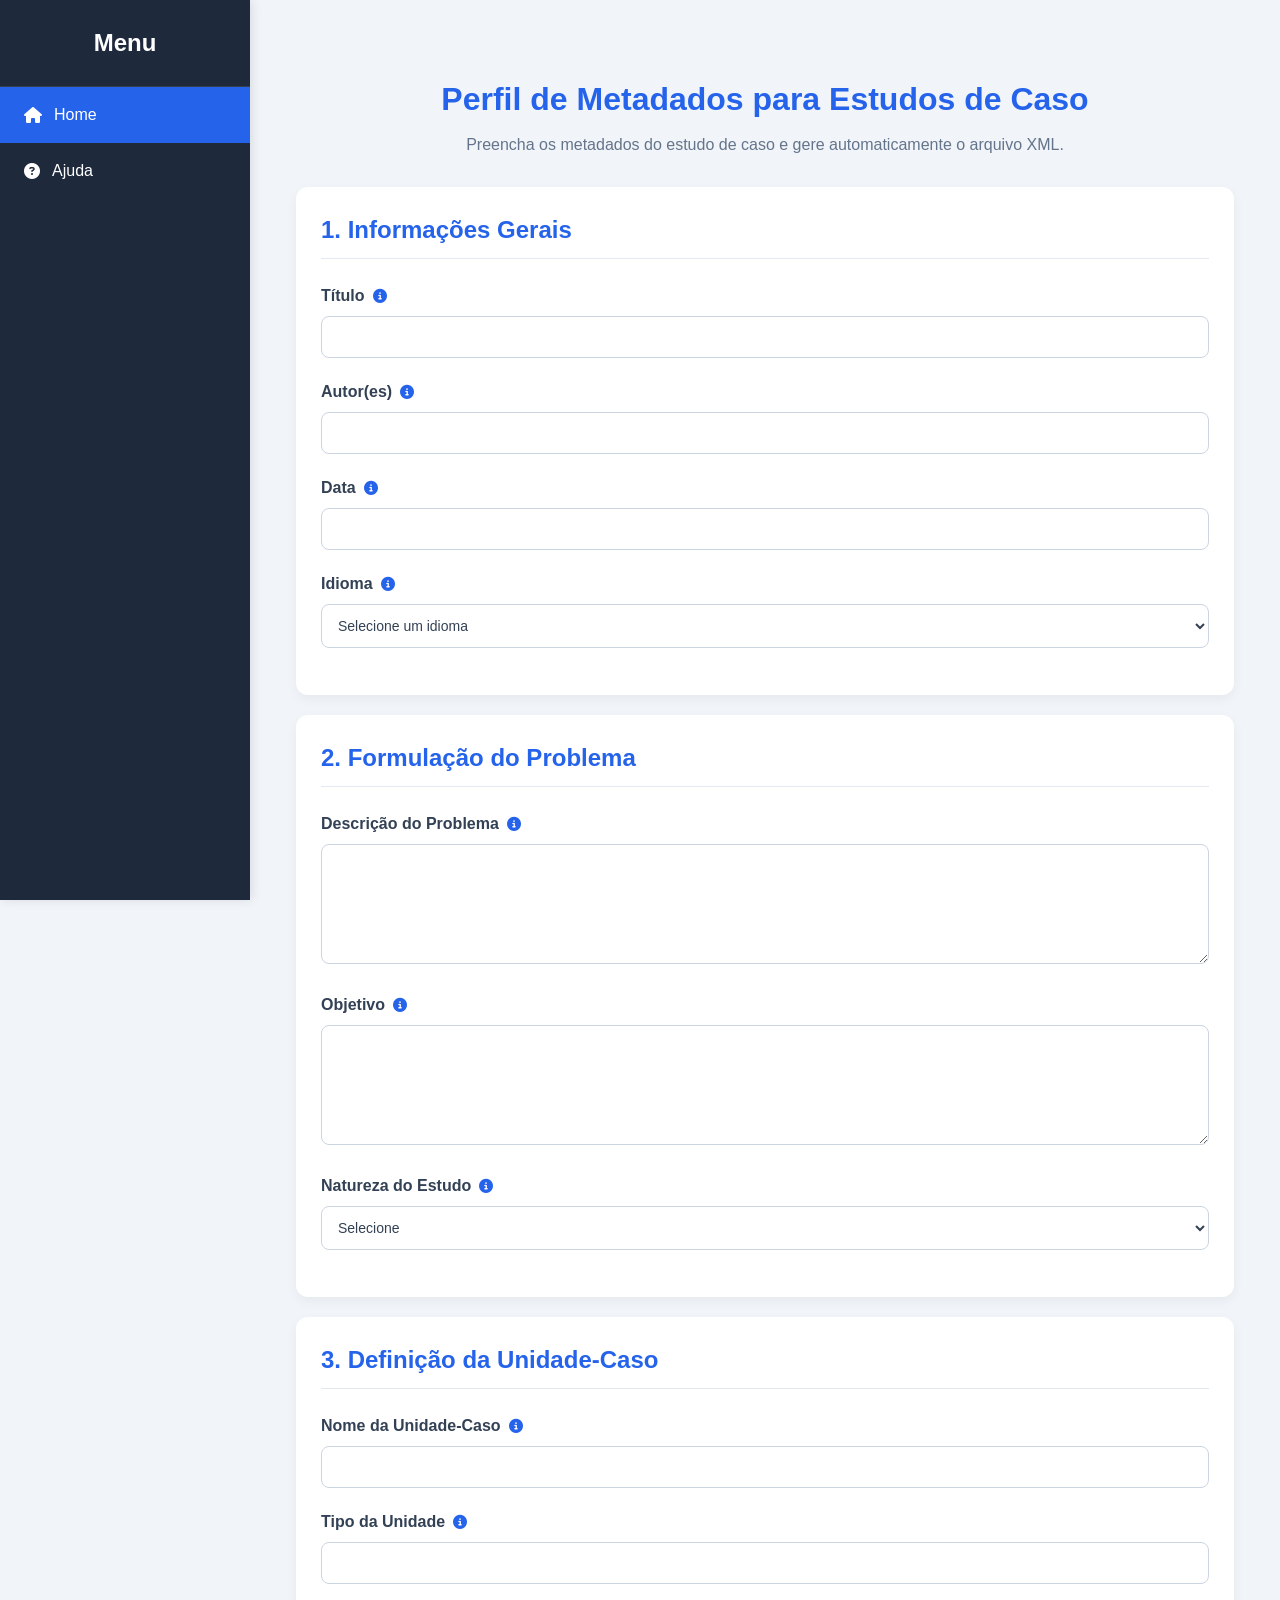
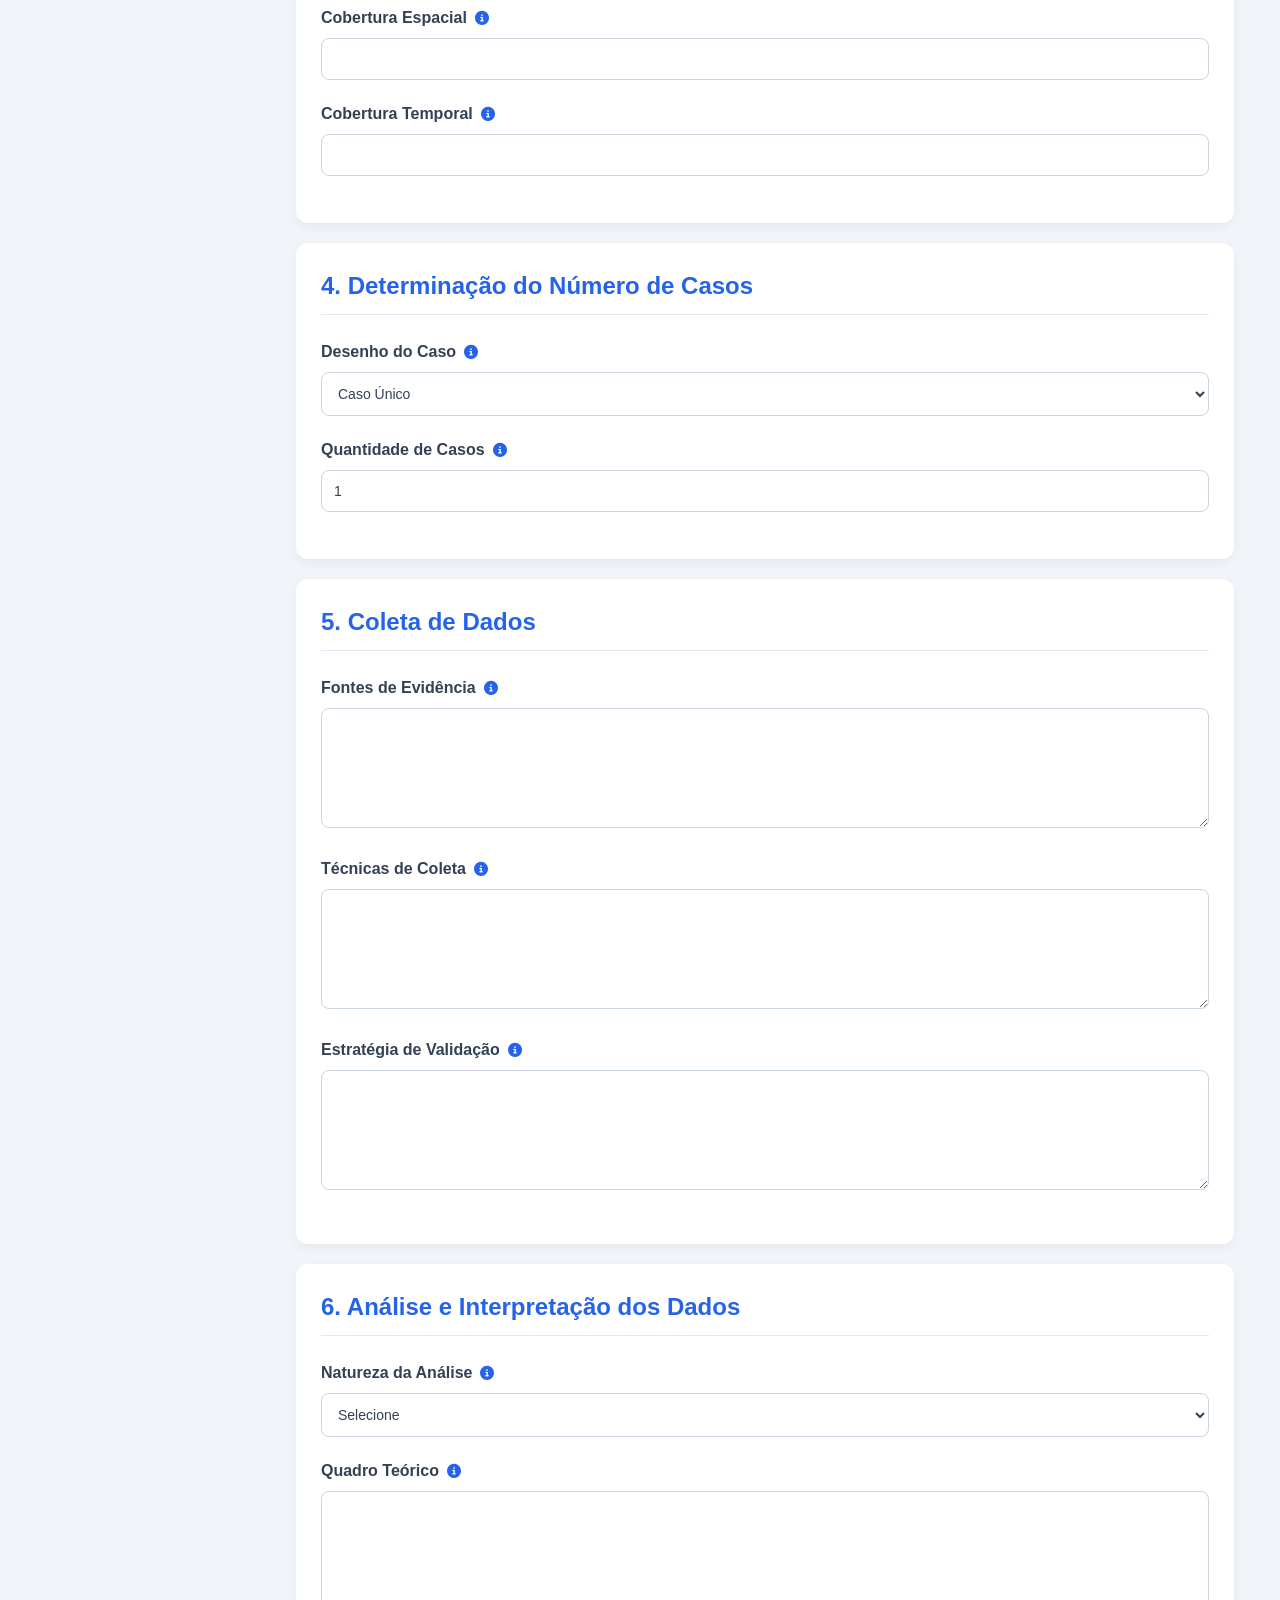
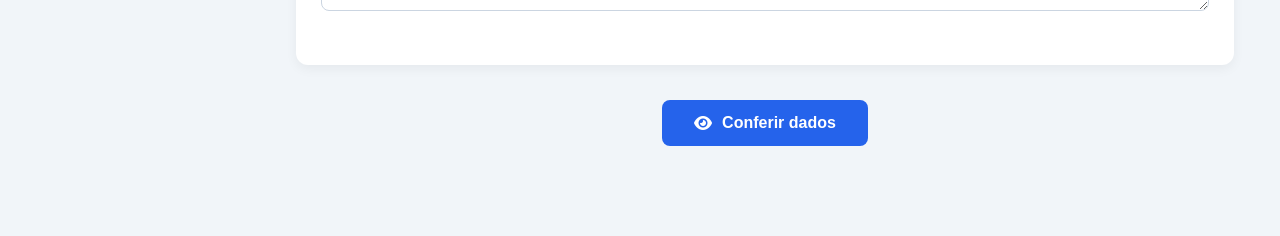
<file: index.html>
<!DOCTYPE html>
<html lang="pt-BR">

<head>
    <meta charset="UTF-8">
    <meta name="viewport" content="width=device-width, initial-scale=1.0">
    <title>Perfil de Metadados para Estudos de Caso</title>

    <link rel="stylesheet" href="css/styles.css">

    <link rel="stylesheet"
        href="https://cdnjs.cloudflare.com/ajax/libs/font-awesome/6.5.1/css/all.min.css">

    <script src="js/script.js"></script>
</head>

<body>

    <aside class="sidebar">
        <h2>Menu</h2>
        <a href="#" class="active"><i class="fa-solid fa-house"></i>Home</a>
        <a href="ajuda.html"><i class="fa-solid fa-circle-question"></i>Ajuda</a>
    </aside>

    <div class="main-content">

        <div class="container">
            <header>
                <h1>Perfil de Metadados para Estudos de Caso</h1>
                <p>
                    Preencha os metadados do estudo de caso e gere automaticamente o arquivo XML.
                </p>
            </header>

        <!-- ===================================================== -->
        <!-- 1. INFORMAÇÕES GERAIS -->
        <!-- ===================================================== -->

        <section class="card">

            <h2>1. Informações Gerais</h2>

            <div class="field">

                <label>
                    Título

                    <span class="tooltip">
                        <i class="fa-solid fa-circle-info"></i>

                        <span class="tooltip-text">
                            Informe o título completo do estudo de caso.
                        </span>
                    </span>

                </label>

                <input type="text" id="title">

            </div>

            <div class="field">

                <label>
                    Autor(es)

                    <span class="tooltip">
                        <i class="fa-solid fa-circle-info"></i>

                        <span class="tooltip-text">
                            Nome dos autores ou pesquisadores responsáveis pelo estudo.
                        </span>
                    </span>

                </label>

                <input type="text" id="creator">

            </div>

            <div class="field">

                <label>
                    Data

                    <span class="tooltip">
                        <i class="fa-solid fa-circle-info"></i>

                        <span class="tooltip-text">
                            Data de publicação ou realização do estudo.
                        </span>
                    </span>

                </label>

                <input type="text" id="date">

            </div>

            <div class="field">

                <label>
                    Idioma

                    <span class="tooltip">
                        <i class="fa-solid fa-circle-info"></i>

                        <span class="tooltip-text">
                            Idioma principal do estudo.
                        </span>
                    </span>
                
                </label>

                <select id="language" required>
                    <option value="">Selecione um idioma</option>
                    <option>Português</option>
                    <option>Inglês</option>
                    <option>Espanhol</option>
                    <option>Francês</option>
                    <option>Alemão</option>
                    <option>Italiano</option>
                    <option>Japonês</option>
                    <option>Chinês</option>
                    <option>Coreano</option>
                    <option>Russo</option>
                    <option>Árabe</option>
                </select>
            </div>

        </section>

        <!-- ===================================================== -->
        <!-- 2. FORMULAÇÃO DO PROBLEMA -->
        <!-- ===================================================== -->

        <section class="card">

            <h2>2. Formulação do Problema</h2>

            <div class="field">

                <label>
                    Descrição do Problema

                    <span class="tooltip">
                        <i class="fa-solid fa-circle-info"></i>

                        <span class="tooltip-text">
                            Descreva o problema investigado pelo estudo.
                        </span>
                    </span>

                </label>

                <textarea id="problem"></textarea>

            </div>

            <div class="field">

                <label>
                    Objetivo

                    <span class="tooltip">
                        <i class="fa-solid fa-circle-info"></i>

                        <span class="tooltip-text">
                            Informe o objetivo principal da pesquisa.
                        </span>
                    </span>

                </label>

                <textarea id="objective"></textarea>

            </div>

            <div class="field">

                <label>
                    Natureza do Estudo

                    <span class="tooltip">
                        <i class="fa-solid fa-circle-info"></i>

                        <span class="tooltip-text">
                            Classifique a natureza do estudo de acordo com sua finalidade: **exploratório**, quando busca obter maior compreensão sobre um tema ou fenômeno ainda pouco conhecido; **descritivo**, quando pretende caracterizar um fenômeno, situação, população ou processo; ou **explicativo**, quando busca identificar fatores, relações ou possíveis causas que ajudam a explicar o fenômeno investigado.
                        </span>
                    </span>

                </label>

                <select id="studyNature">
                    <option value="">Selecione</option>
                    <option>Exploratório</option>
                    <option>Descritivo</option>
                    <option>Explicativo</option>
                </select>

            </div>

        </section>

        <!-- ===================================================== -->
        <!-- 3. UNIDADE-CASO -->
        <!-- ===================================================== -->

        <section class="card">

            <h2>3. Definição da Unidade-Caso</h2>

            <div class="field">

                <label>
                    Nome da Unidade-Caso

                    <span class="tooltip">
                        <i class="fa-solid fa-circle-info"></i>

                        <span class="tooltip-text">
                            Organização, equipe, projeto ou fenômeno analisado.
                        </span>
                    </span>

                </label>

                <input type="text" id="unitName">

            </div>

            <div class="field">

                <label>
                    Tipo da Unidade

                    <span class="tooltip">
                        <i class="fa-solid fa-circle-info"></i>

                        <span class="tooltip-text">
                            Empresa, projeto, equipe, sistema ou organização.
                        </span>
                    </span>

                </label>

                <input type="text" id="unitType">

            </div>

            <div class="field">

                <label>
                    Cobertura Espacial

                    <span class="tooltip">
                        <i class="fa-solid fa-circle-info"></i>

                        <span class="tooltip-text">
                            Local onde o estudo foi realizado.
                        </span>
                    </span>

                </label>

                <input type="text" id="spatial">

            </div>

            <div class="field">

                <label>
                    Cobertura Temporal

                    <span class="tooltip">
                        <i class="fa-solid fa-circle-info"></i>

                        <span class="tooltip-text">
                            Período de realização do estudo.
                        </span>
                    </span>

                </label>

                <input type="text" id="temporal">

            </div>

        </section>

        <!-- ===================================================== -->
<!-- 4. NÚMERO DE CASOS -->
<!-- ===================================================== -->

<section class="card">

    <h2>4. Determinação do Número de Casos</h2>

    <div class="field">

        <label>
            Desenho do Caso

            <span class="tooltip">
                <i class="fa-solid fa-circle-info"></i>

                <span class="tooltip-text">
                    Informe se o estudo foi conduzido como caso único ou múltiplos casos.
                </span>
            </span>

        </label>

        <select id="caseDesign">
            <option>Caso Único</option>
            <option>Múltiplos Casos</option>
        </select>

    </div>

    <div class="field">

        <label>
            Quantidade de Casos

            <span class="tooltip">
                <i class="fa-solid fa-circle-info"></i>

                <span class="tooltip-text">
                    Número total de casos analisados na pesquisa.
                </span>
            </span>

        </label>

        <input type="number" id="caseCount">

    </div>

</section>

<!-- ===================================================== -->
<!-- 5. COLETA DE DADOS -->
<!-- ===================================================== -->

<section class="card">

    <h2>5. Coleta de Dados</h2>

    <div class="field">

        <label>
            Fontes de Evidência

            <span class="tooltip">
                <i class="fa-solid fa-circle-info"></i>

                <span class="tooltip-text">
                    Indique as fontes de evidência utilizadas na pesquisa, como entrevistas, documentos, observações, registros ou artefatos.
                </span>
            </span>

        </label>

        <textarea id="evidenceSources"></textarea>

    </div>

    <div class="field">

        <label>
            Técnicas de Coleta

            <span class="tooltip">
                <i class="fa-solid fa-circle-info"></i>

                <span class="tooltip-text">
                    Descreva como os dados foram coletados a partir das fontes de evidência identificadas.
                </span>
            </span>

        </label>

        <textarea id="techniques"></textarea>

    </div>

    <div class="field">

        <label>
            Estratégia de Validação

            <span class="tooltip">
                <i class="fa-solid fa-circle-info"></i>

                <span class="tooltip-text">
                    Informe os mecanismos utilizados para garantir a qualidade, validade e confiabilidade dos dados e resultados do estudo.
                </span>
            </span>

        </label>

        <textarea id="validityStrategy"></textarea>

    </div>

</section>

<!-- ===================================================== -->
<!-- 6. ANÁLISE -->
<!-- ===================================================== -->

<section class="card">

    <h2>6. Análise e Interpretação dos Dados</h2>

    <div class="field">

        <label>
            Natureza da Análise

            <span class="tooltip">
                <i class="fa-solid fa-circle-info"></i>

                <span class="tooltip-text">
                    Informe se a análise realizada foi qualitativa, quantitativa ou mista.
                </span>
            </span>

        </label>

        <select id="analysisNature">
            <option value="">Selecione</option>
            <option>Quantitativa</option>
            <option>Qualitativa</option>
            <option>Predominantemente Qualitativa</option>
            <option>Predominantemente Quantitativa</option>
        </select>
    </div>

    <div class="field">

        <label>
            Quadro Teórico

            <span class="tooltip">
                <i class="fa-solid fa-circle-info"></i>

                <span class="tooltip-text">
                    Teorias, modelos ou frameworks utilizados para orientar a interpretação dos resultados.
                </span>
            </span>

        </label>

        <textarea id="theoreticalFramework"></textarea>

    </div>

</section>

        <div class="actions">

            <button id="verRespostas">
                <i class="fa-solid fa-eye"></i>
                    Conferir dados
            </button>

        </div>

    </div>

</body>

</html>
</file>
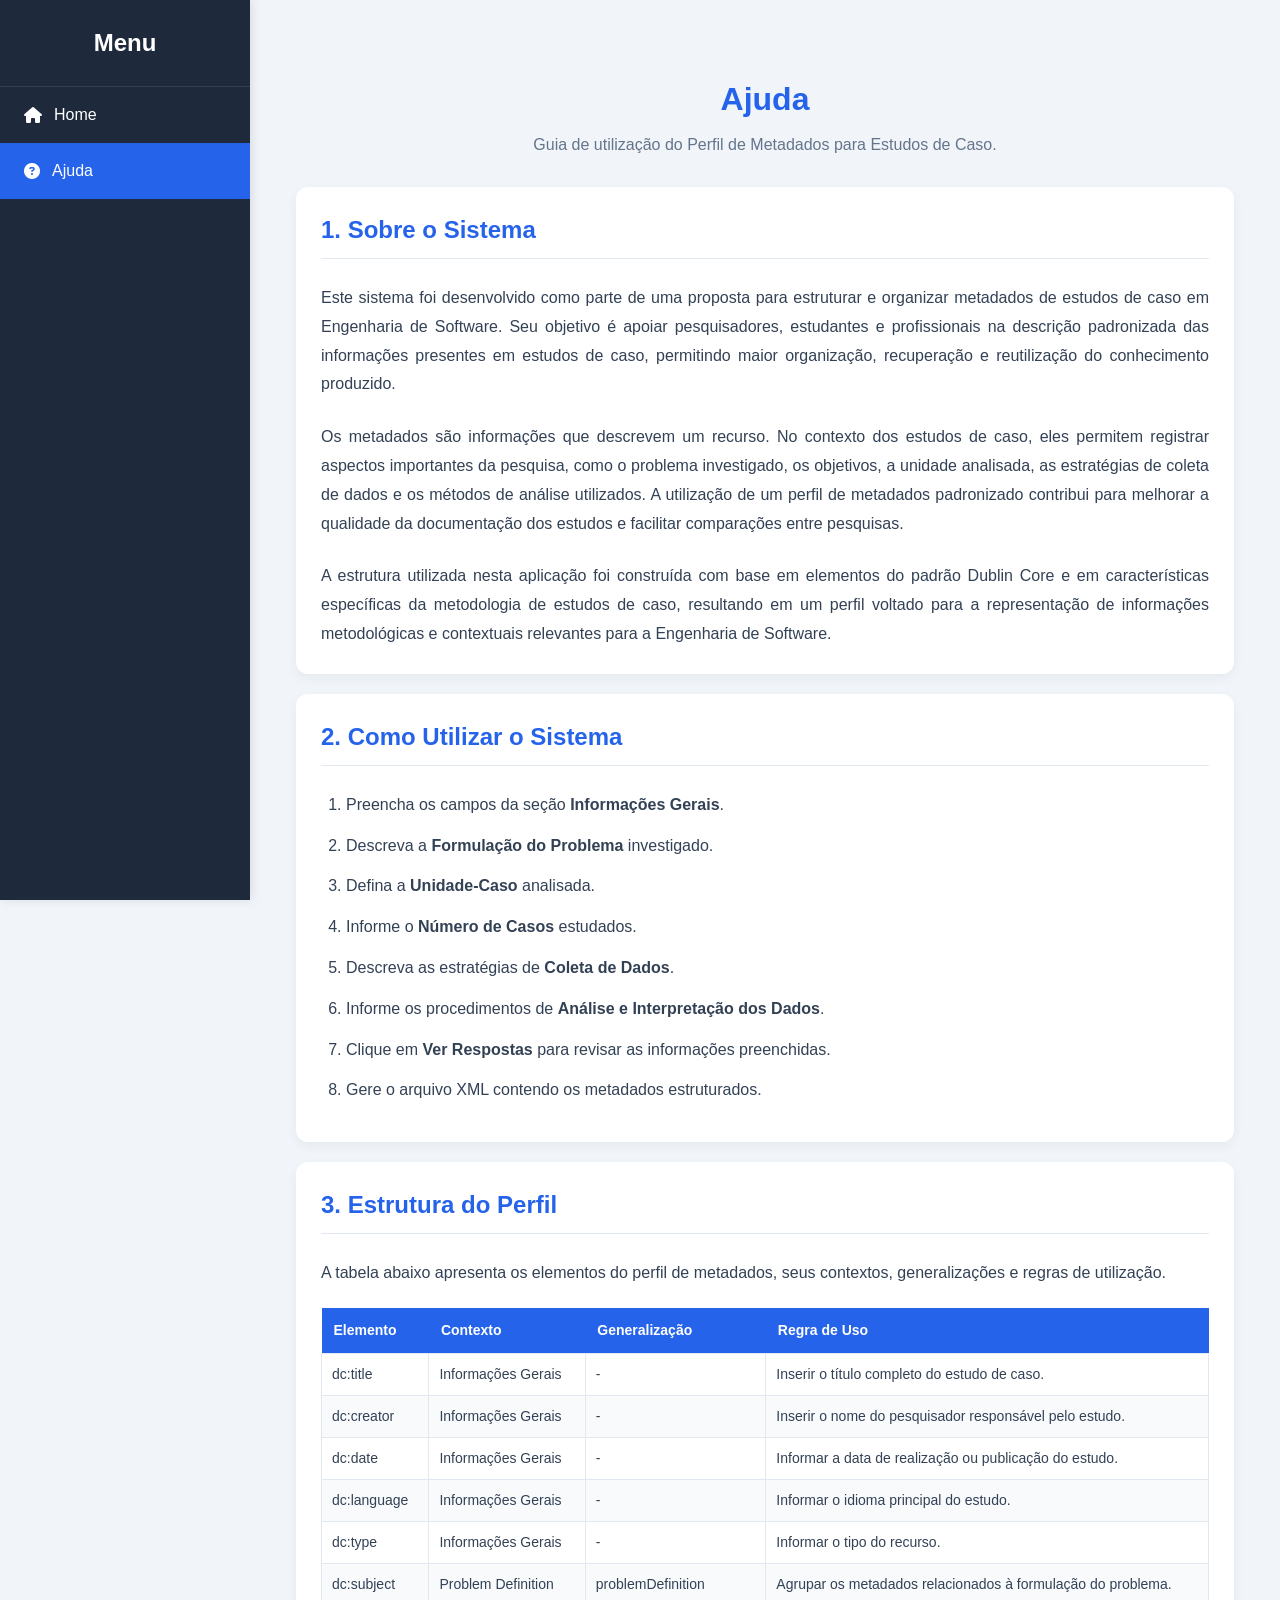
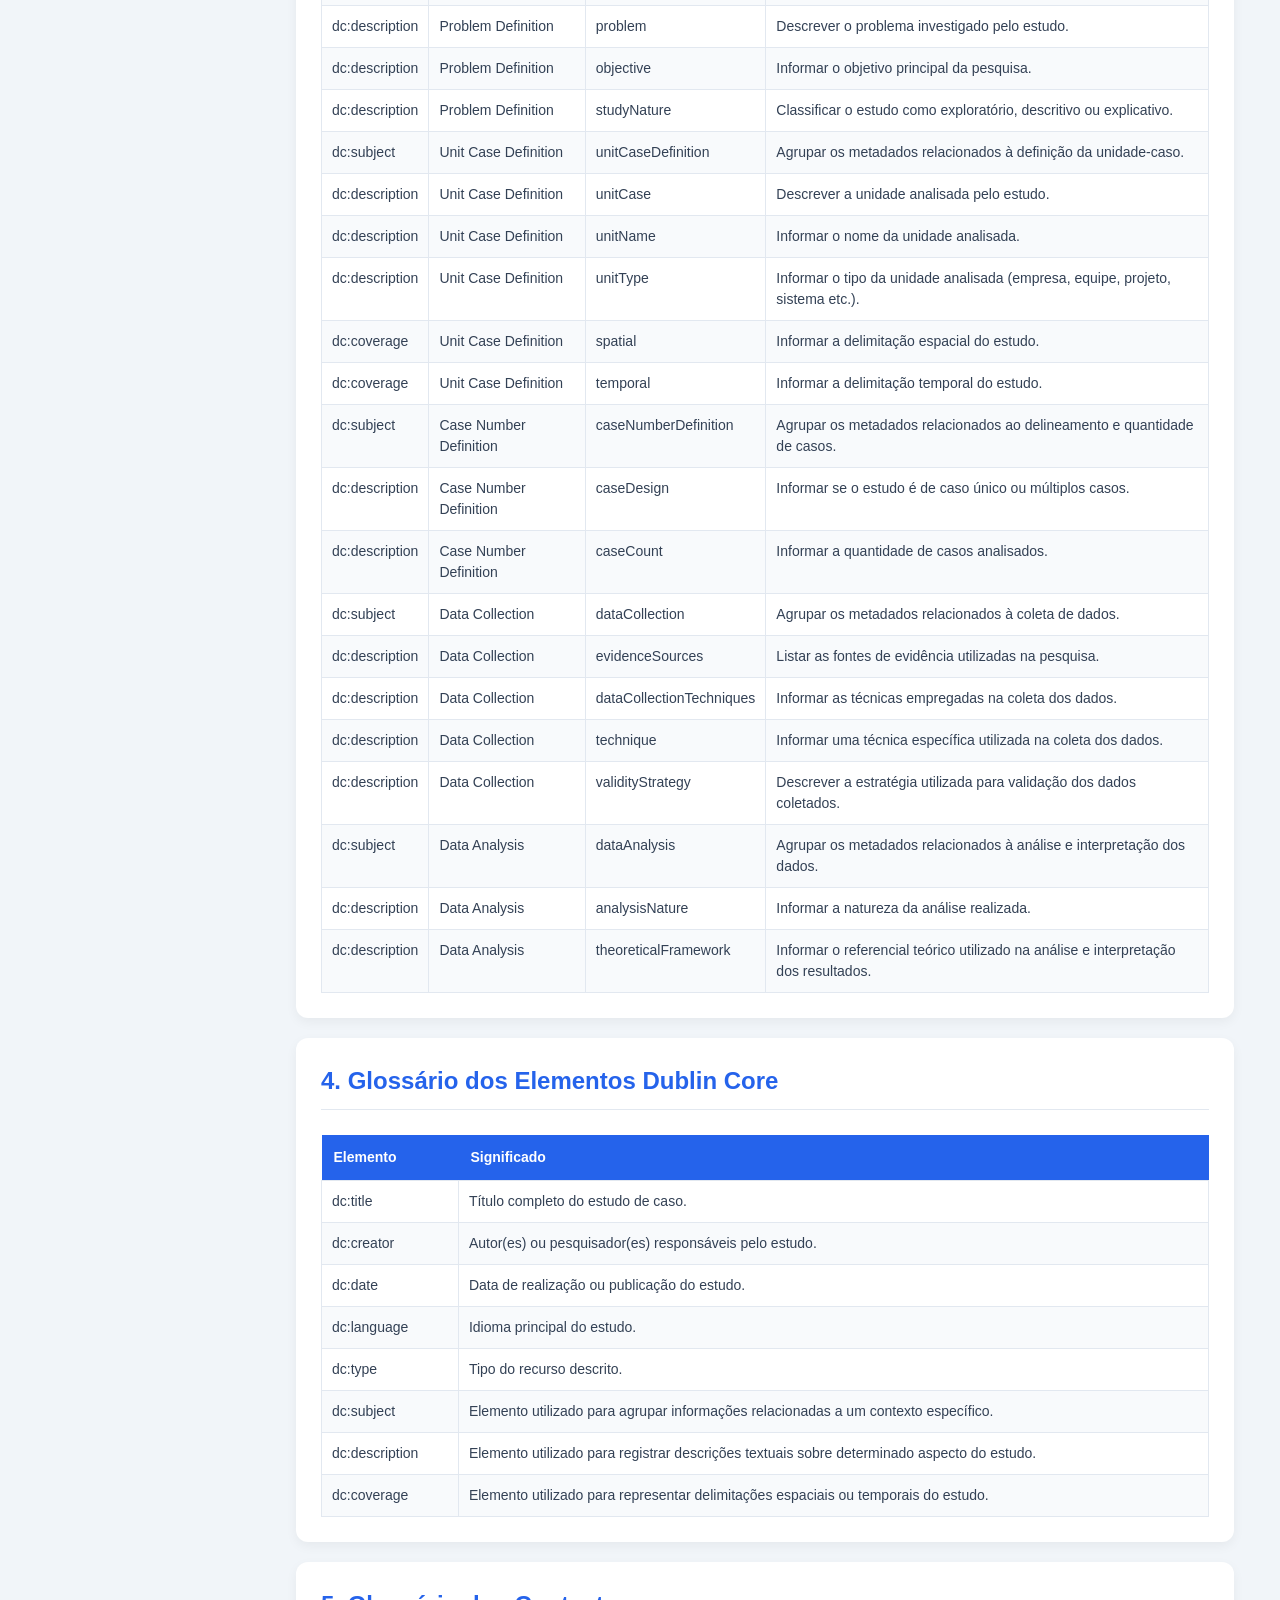
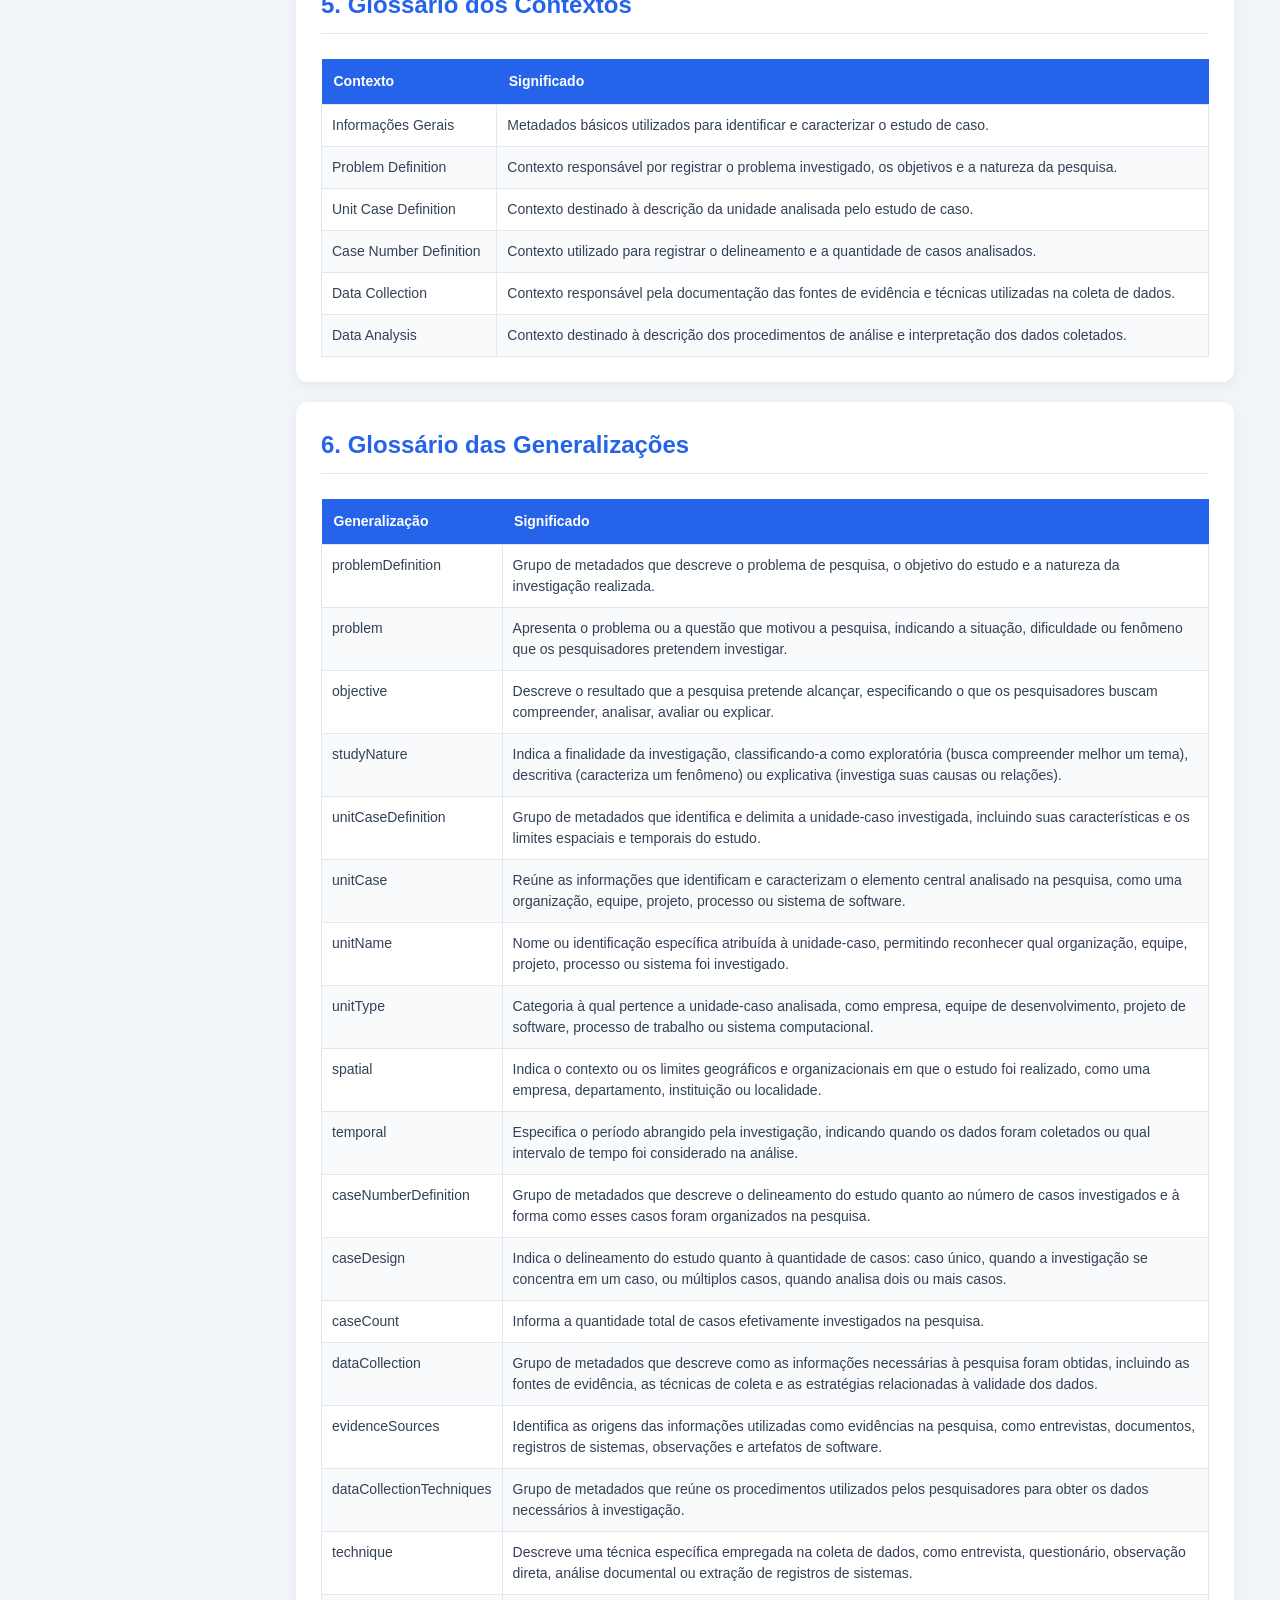
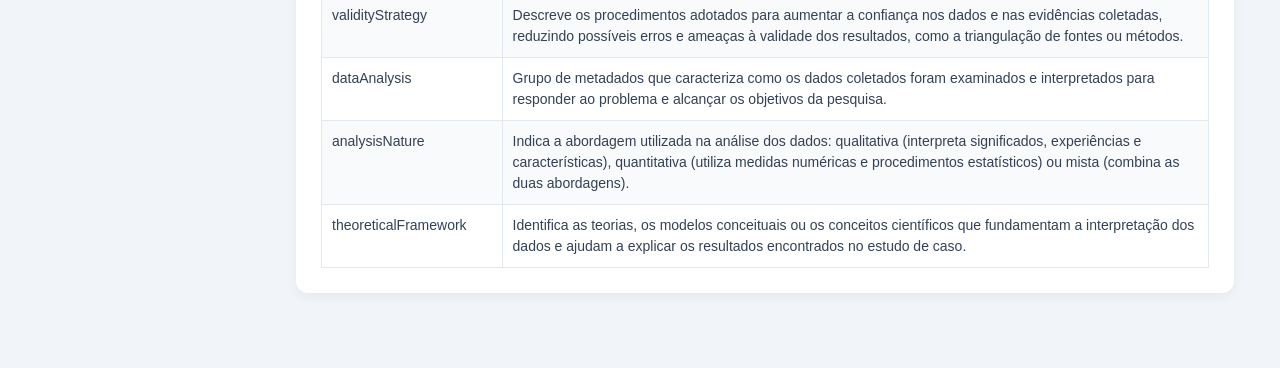
<file: ajuda.html>
<!DOCTYPE html>
<html lang="pt-BR">

<head>
  <meta charset="UTF-8">
  <meta name="viewport" content="width=device-width, initial-scale=1.0">
  <title>Ajuda - Perfil de Metadados</title>

  <link rel="stylesheet" href="css/styles.css">
  <link rel="stylesheet" href="https://cdnjs.cloudflare.com/ajax/libs/font-awesome/6.5.1/css/all.min.css">
</head>

<body>

  <div class="sidebar">
    <h2>Menu</h2>
    <a href="index.html">
      <i class="fa-solid fa-house"></i>
      Home
    </a>
    <a href="ajuda.html" class="active">
      <i class="fa-solid fa-circle-question"></i>
      Ajuda
    </a>
  </div>

  <div class="main-content">
    <div class="container">

      <header>
        <h1>Ajuda</h1>
        <p>Guia de utilização do Perfil de Metadados para Estudos de Caso.</p>
      </header>

      <!-- SOBRE O SISTEMA -->
      <section class="card">
        <h2>1. Sobre o Sistema</h2>
        <p>
          Este sistema foi desenvolvido como parte de uma proposta para estruturar e organizar
          metadados de estudos de caso em Engenharia de Software. Seu objetivo é apoiar
          pesquisadores, estudantes e profissionais na descrição padronizada das informações
          presentes em estudos de caso, permitindo maior organização, recuperação e reutilização
          do conhecimento produzido.
        </p>
        <br>
        <p>
          Os metadados são informações que descrevem um recurso. No contexto dos estudos de caso,
          eles permitem registrar aspectos importantes da pesquisa, como o problema investigado,
          os objetivos, a unidade analisada, as estratégias de coleta de dados e os métodos de
          análise utilizados. A utilização de um perfil de metadados padronizado contribui para
          melhorar a qualidade da documentação dos estudos e facilitar comparações entre pesquisas.
        </p>
        <br>
        <p>
          A estrutura utilizada nesta aplicação foi construída com base em elementos do padrão
          Dublin Core e em características específicas da metodologia de estudos de caso,
          resultando em um perfil voltado para a representação de informações metodológicas e
          contextuais relevantes para a Engenharia de Software.
        </p>
      </section>

      <!-- COMO UTILIZAR -->
      <section class="card">
        <h2>2. Como Utilizar o Sistema</h2>
        <ol class="help-list">
          <li>Preencha os campos da seção <strong>Informações Gerais</strong>.</li>
          <li>Descreva a <strong>Formulação do Problema</strong> investigado.</li>
          <li>Defina a <strong>Unidade-Caso</strong> analisada.</li>
          <li>Informe o <strong>Número de Casos</strong> estudados.</li>
          <li>Descreva as estratégias de <strong>Coleta de Dados</strong>.</li>
          <li>Informe os procedimentos de <strong>Análise e Interpretação dos Dados</strong>.</li>
          <li>Clique em <strong>Ver Respostas</strong> para revisar as informações preenchidas.</li>
          <li>Gere o arquivo XML contendo os metadados estruturados.</li>
        </ol>
      </section>

      <!-- ESTRUTURA DO PERFIL -->
      <section class="card">
        <h2>3. Estrutura do Perfil</h2>
        <p>
          A tabela abaixo apresenta os elementos do perfil de metadados, seus contextos,
          generalizações e regras de utilização.
        </p>

        <table class="help-table">
          <thead>
            <tr>
              <th>Elemento</th>
              <th>Contexto</th>
              <th>Generalização</th>
              <th>Regra de Uso</th>
            </tr>
          </thead>
          <tbody>
            <tr>
              <td>dc:title</td>
              <td>Informações Gerais</td>
              <td>-</td>
              <td>Inserir o título completo do estudo de caso.</td>
            </tr>
            <tr>
              <td>dc:creator</td>
              <td>Informações Gerais</td>
              <td>-</td>
              <td>Inserir o nome do pesquisador responsável pelo estudo.</td>
            </tr>
            <tr>
              <td>dc:date</td>
              <td>Informações Gerais</td>
              <td>-</td>
              <td>Informar a data de realização ou publicação do estudo.</td>
            </tr>
            <tr>
              <td>dc:language</td>
              <td>Informações Gerais</td>
              <td>-</td>
              <td>Informar o idioma principal do estudo.</td>
            </tr>
            <tr>
              <td>dc:type</td>
              <td>Informações Gerais</td>
              <td>-</td>
              <td>Informar o tipo do recurso.</td>
            </tr>
            <tr>
              <td>dc:subject</td>
              <td>Problem Definition</td>
              <td>problemDefinition</td>
              <td>Agrupar os metadados relacionados à formulação do problema.</td>
            </tr>
            <tr>
              <td>dc:description</td>
              <td>Problem Definition</td>
              <td>problem</td>
              <td>Descrever o problema investigado pelo estudo.</td>
            </tr>
            <tr>
              <td>dc:description</td>
              <td>Problem Definition</td>
              <td>objective</td>
              <td>Informar o objetivo principal da pesquisa.</td>
            </tr>
            <tr>
              <td>dc:description</td>
              <td>Problem Definition</td>
              <td>studyNature</td>
              <td>Classificar o estudo como exploratório, descritivo ou explicativo.</td>
            </tr>
            <tr>
              <td>dc:subject</td>
              <td>Unit Case Definition</td>
              <td>unitCaseDefinition</td>
              <td>Agrupar os metadados relacionados à definição da unidade-caso.</td>
            </tr>
            <tr>
              <td>dc:description</td>
              <td>Unit Case Definition</td>
              <td>unitCase</td>
              <td>Descrever a unidade analisada pelo estudo.</td>
            </tr>
            <tr>
              <td>dc:description</td>
              <td>Unit Case Definition</td>
              <td>unitName</td>
              <td>Informar o nome da unidade analisada.</td>
            </tr>
            <tr>
              <td>dc:description</td>
              <td>Unit Case Definition</td>
              <td>unitType</td>
              <td>Informar o tipo da unidade analisada (empresa, equipe, projeto, sistema etc.).</td>
            </tr>
            <tr>
              <td>dc:coverage</td>
              <td>Unit Case Definition</td>
              <td>spatial</td>
              <td>Informar a delimitação espacial do estudo.</td>
            </tr>
            <tr>
              <td>dc:coverage</td>
              <td>Unit Case Definition</td>
              <td>temporal</td>
              <td>Informar a delimitação temporal do estudo.</td>
            </tr>
            <tr>
              <td>dc:subject</td>
              <td>Case Number Definition</td>
              <td>caseNumberDefinition</td>
              <td>Agrupar os metadados relacionados ao delineamento e quantidade de casos.</td>
            </tr>
            <tr>
              <td>dc:description</td>
              <td>Case Number Definition</td>
              <td>caseDesign</td>
              <td>Informar se o estudo é de caso único ou múltiplos casos.</td>
            </tr>
            <tr>
              <td>dc:description</td>
              <td>Case Number Definition</td>
              <td>caseCount</td>
              <td>Informar a quantidade de casos analisados.</td>
            </tr>
            <tr>
              <td>dc:subject</td>
              <td>Data Collection</td>
              <td>dataCollection</td>
              <td>Agrupar os metadados relacionados à coleta de dados.</td>
            </tr>
            <tr>
              <td>dc:description</td>
              <td>Data Collection</td>
              <td>evidenceSources</td>
              <td>Listar as fontes de evidência utilizadas na pesquisa.</td>
            </tr>
            <tr>
              <td>dc:description</td>
              <td>Data Collection</td>
              <td>dataCollectionTechniques</td>
              <td>Informar as técnicas empregadas na coleta dos dados.</td>
            </tr>
            <tr>
              <td>dc:description</td>
              <td>Data Collection</td>
              <td>technique</td>
              <td>Informar uma técnica específica utilizada na coleta dos dados.</td>
            </tr>
            <tr>
              <td>dc:description</td>
              <td>Data Collection</td>
              <td>validityStrategy</td>
              <td>Descrever a estratégia utilizada para validação dos dados coletados.</td>
            </tr>
            <tr>
              <td>dc:subject</td>
              <td>Data Analysis</td>
              <td>dataAnalysis</td>
              <td>Agrupar os metadados relacionados à análise e interpretação dos dados.</td>
            </tr>
            <tr>
              <td>dc:description</td>
              <td>Data Analysis</td>
              <td>analysisNature</td>
              <td>Informar a natureza da análise realizada.</td>
            </tr>
            <tr>
              <td>dc:description</td>
              <td>Data Analysis</td>
              <td>theoreticalFramework</td>
              <td>Informar o referencial teórico utilizado na análise e interpretação dos resultados.</td>
            </tr>
          </tbody>
        </table>
      </section>

      <section class="card">
        <h2>4. Glossário dos Elementos Dublin Core</h2>

        <table class="help-table">
          <thead>
            <tr>
                <th>Elemento</th>
                <th>Significado</th>
            </tr>
          </thead>
          <tbody>
            <tr>
                <td>dc:title</td>
                <td>Título completo do estudo de caso.</td>
            </tr>
            <tr>
                <td>dc:creator</td>
                <td>Autor(es) ou pesquisador(es) responsáveis pelo estudo.</td>
            </tr>
            <tr>
                <td>dc:date</td>
                <td>Data de realização ou publicação do estudo.</td>
            </tr>
            <tr>
                <td>dc:language</td>
                <td>Idioma principal do estudo.</td>
            </tr>
            <tr>
                <td>dc:type</td>
                <td>Tipo do recurso descrito.</td>
            </tr>
            <tr>
                <td>dc:subject</td>
                <td>Elemento utilizado para agrupar informações relacionadas a um contexto específico.</td>
            </tr>
            <tr>
                <td>dc:description</td>
                <td>Elemento utilizado para registrar descrições textuais sobre determinado aspecto do estudo.</td>
            </tr>
            <tr>
                <td>dc:coverage</td>
                <td>Elemento utilizado para representar delimitações espaciais ou temporais do estudo.</td>
            </tr>
        </tbody>
        </table>
      </section>

      <section class="card">
        <h2>5. Glossário dos Contextos</h2>

        <table class="help-table">
          <thead>
            <tr>
              <th>Contexto</th>
              <th>Significado</th>
            </tr>
          </thead>
          <tbody>
            <tr>
              <td>Informações Gerais</td>
              <td>Metadados básicos utilizados para identificar e caracterizar o estudo de caso.</td>
            </tr>  
            <tr>
                <td>Problem Definition</td>
                <td>Contexto responsável por registrar o problema investigado, os objetivos e a natureza da pesquisa.</td>
            </tr>
            <tr>
                <td>Unit Case Definition</td>
                <td>Contexto destinado à descrição da unidade analisada pelo estudo de caso.</td>
            </tr>
            <tr>
                <td>Case Number Definition</td>
                <td>Contexto utilizado para registrar o delineamento e a quantidade de casos analisados.</td>
            </tr>
            <tr>
                <td>Data Collection</td>
                <td>Contexto responsável pela documentação das fontes de evidência e técnicas utilizadas na coleta de dados.</td>
            </tr>
            <tr>
                <td>Data Analysis</td>
                <td>Contexto destinado à descrição dos procedimentos de análise e interpretação dos dados coletados.</td>
            </tr>
          </tbody>
        </table>
      </section>

      <section class="card">
        <h2>6. Glossário das Generalizações</h2>

        <table class="help-table">
          <thead>
            <tr>
              <th>Generalização</th>
              <th>Significado</th>
            </tr>
          </thead>
          <tbody>
            <tr>
                <td>problemDefinition</td>
                <td>Grupo de metadados que descreve o problema de pesquisa, o objetivo do estudo e a natureza da investigação realizada.</td>
            </tr>
            <tr>
                <td>problem</td>
                <td>Apresenta o problema ou a questão que motivou a pesquisa, indicando a situação, dificuldade ou fenômeno que os pesquisadores pretendem investigar.</td>
            </tr>
            <tr>
                <td>objective</td>
                <td>Descreve o resultado que a pesquisa pretende alcançar, especificando o que os pesquisadores buscam compreender, analisar, avaliar ou explicar.</td>
            </tr>
            <tr>
                <td>studyNature</td>
                <td>Indica a finalidade da investigação, classificando-a como exploratória (busca compreender melhor um tema), descritiva (caracteriza um fenômeno) ou explicativa (investiga suas causas ou relações).</td>
            </tr>
            <tr>
                <td>unitCaseDefinition</td>
                <td>Grupo de metadados que identifica e delimita a unidade-caso investigada, incluindo suas características e os limites espaciais e temporais do estudo.</td>
            </tr>
            <tr>
                <td>unitCase</td>
                <td>Reúne as informações que identificam e caracterizam o elemento central analisado na pesquisa, como uma organização, equipe, projeto, processo ou sistema de software.</td>
            </tr>
            <tr>
                <td>unitName</td>
                <td>Nome ou identificação específica atribuída à unidade-caso, permitindo reconhecer qual organização, equipe, projeto, processo ou sistema foi investigado.</td>
            </tr>
            <tr>
                <td>unitType</td>
                <td>Categoria à qual pertence a unidade-caso analisada, como empresa, equipe de desenvolvimento, projeto de software, processo de trabalho ou sistema computacional.</td>
            </tr>
            <tr>
                <td>spatial</td>
                <td>Indica o contexto ou os limites geográficos e organizacionais em que o estudo foi realizado, como uma empresa, departamento, instituição ou localidade.</td>
            </tr>
            <tr>
                <td>temporal</td>
                <td>Especifica o período abrangido pela investigação, indicando quando os dados foram coletados ou qual intervalo de tempo foi considerado na análise.</td>
            </tr>
            <tr>
                <td>caseNumberDefinition</td>
                <td>Grupo de metadados que descreve o delineamento do estudo quanto ao número de casos investigados e à forma como esses casos foram organizados na pesquisa.</td>
            </tr>
            <tr>
                <td>caseDesign</td>
                <td>Indica o delineamento do estudo quanto à quantidade de casos: caso único, quando a investigação se concentra em um caso, ou múltiplos casos, quando analisa dois ou mais casos.</td>
            </tr>
            <tr>
                <td>caseCount</td>
                <td>Informa a quantidade total de casos efetivamente investigados na pesquisa.</td>
            </tr>
            <tr>
                <td>dataCollection</td>
                <td>Grupo de metadados que descreve como as informações necessárias à pesquisa foram obtidas, incluindo as fontes de evidência, as técnicas de coleta e as estratégias relacionadas à validade dos dados.</td>
            </tr>
            <tr>
                <td>evidenceSources</td>
                <td>Identifica as origens das informações utilizadas como evidências na pesquisa, como entrevistas, documentos, registros de sistemas, observações e artefatos de software.</td>
            </tr>
            <tr>
                <td>dataCollectionTechniques</td>
                <td>Grupo de metadados que reúne os procedimentos utilizados pelos pesquisadores para obter os dados necessários à investigação.</td>
            </tr>
            <tr>
                <td>technique</td>
                <td>Descreve uma técnica específica empregada na coleta de dados, como entrevista, questionário, observação direta, análise documental ou extração de registros de sistemas.</td>
            </tr>
            <tr>
                <td>validityStrategy</td>
                <td>Descreve os procedimentos adotados para aumentar a confiança nos dados e nas evidências coletadas, reduzindo possíveis erros e ameaças à validade dos resultados, como a triangulação de fontes ou métodos.</td>
            </tr>
            <tr>
                <td>dataAnalysis</td>
                <td>Grupo de metadados que caracteriza como os dados coletados foram examinados e interpretados para responder ao problema e alcançar os objetivos da pesquisa.</td>
            </tr>
            <tr>
                <td>analysisNature</td>
                <td>Indica a abordagem utilizada na análise dos dados: qualitativa (interpreta significados, experiências e características), quantitativa (utiliza medidas numéricas e procedimentos estatísticos) ou mista (combina as duas abordagens).</td>
            </tr>
            <tr>
                <td>theoreticalFramework</td>
                <td>Identifica as teorias, os modelos conceituais ou os conceitos científicos que fundamentam a interpretação dos dados e ajudam a explicar os resultados encontrados no estudo de caso.</td>
            </tr>
        </tbody>
        </table>
      </section>

    </div>
  </div>

</body>

</html>
</file>
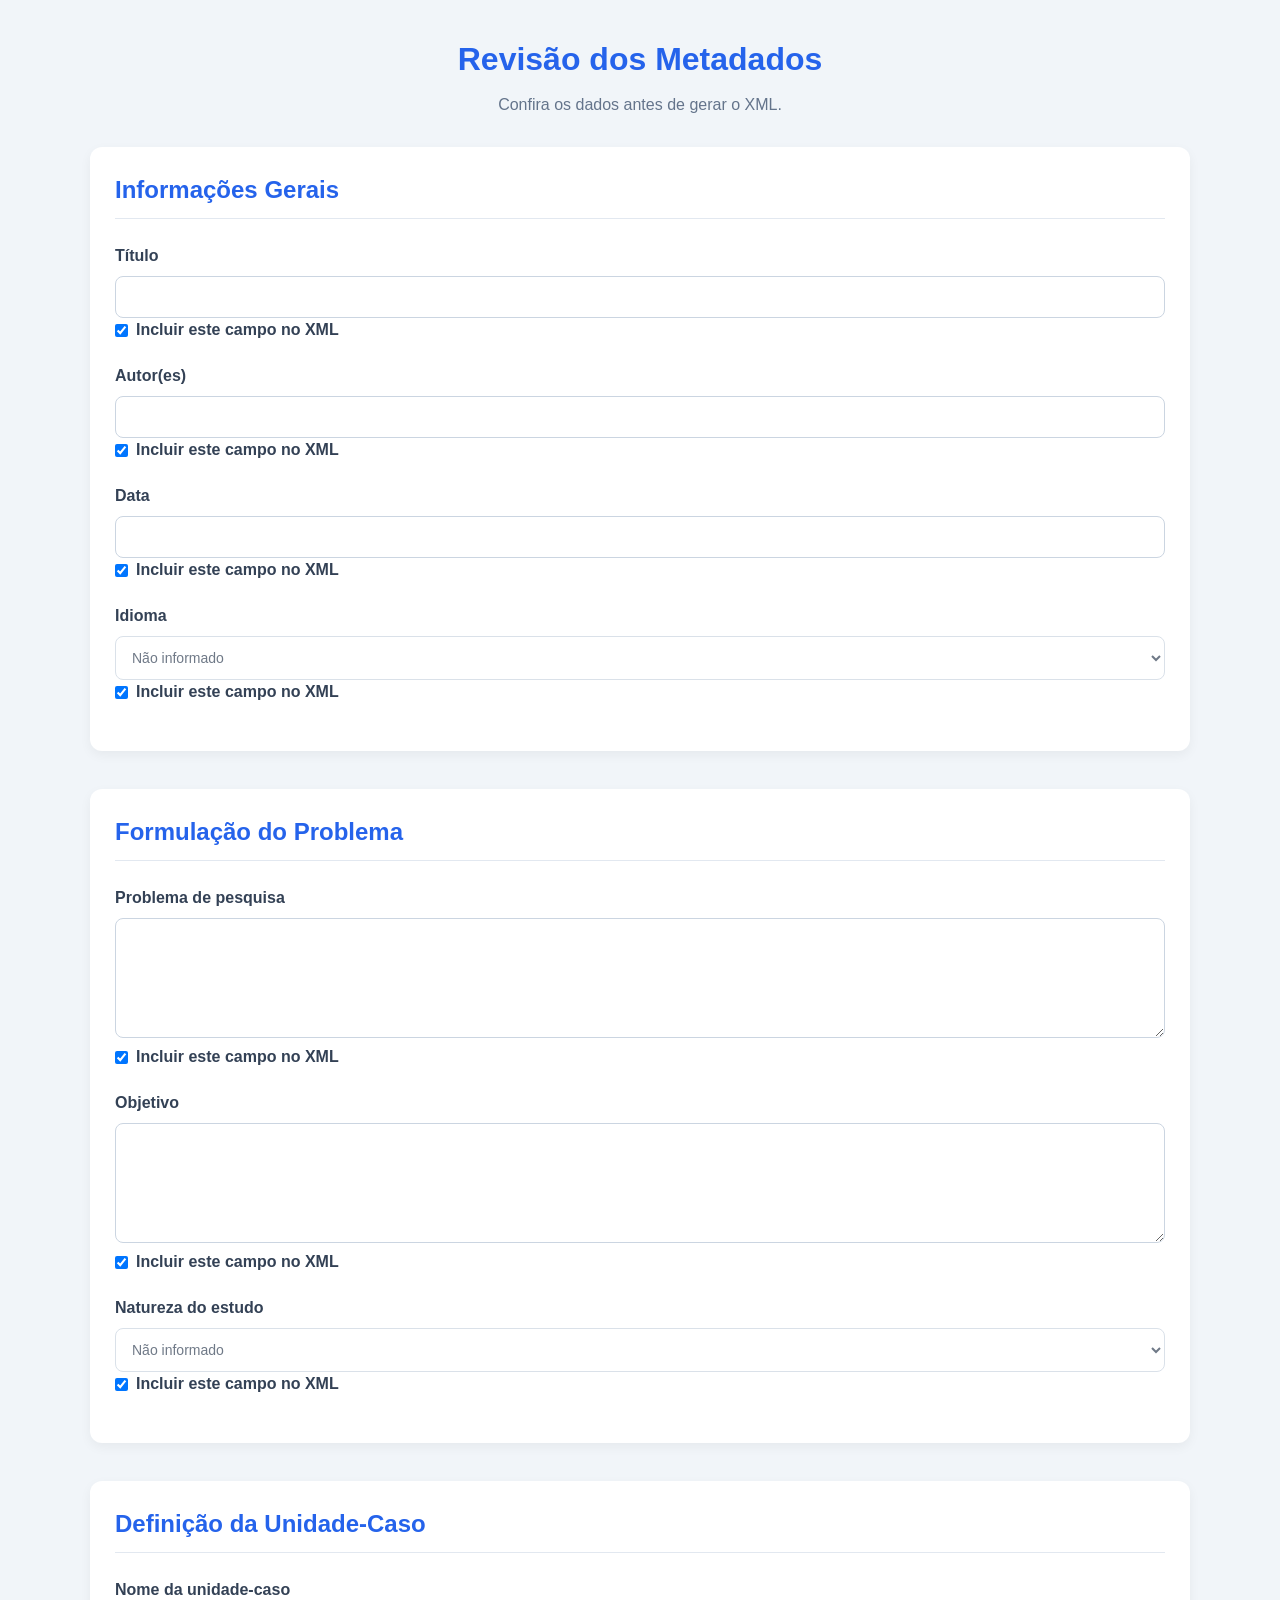
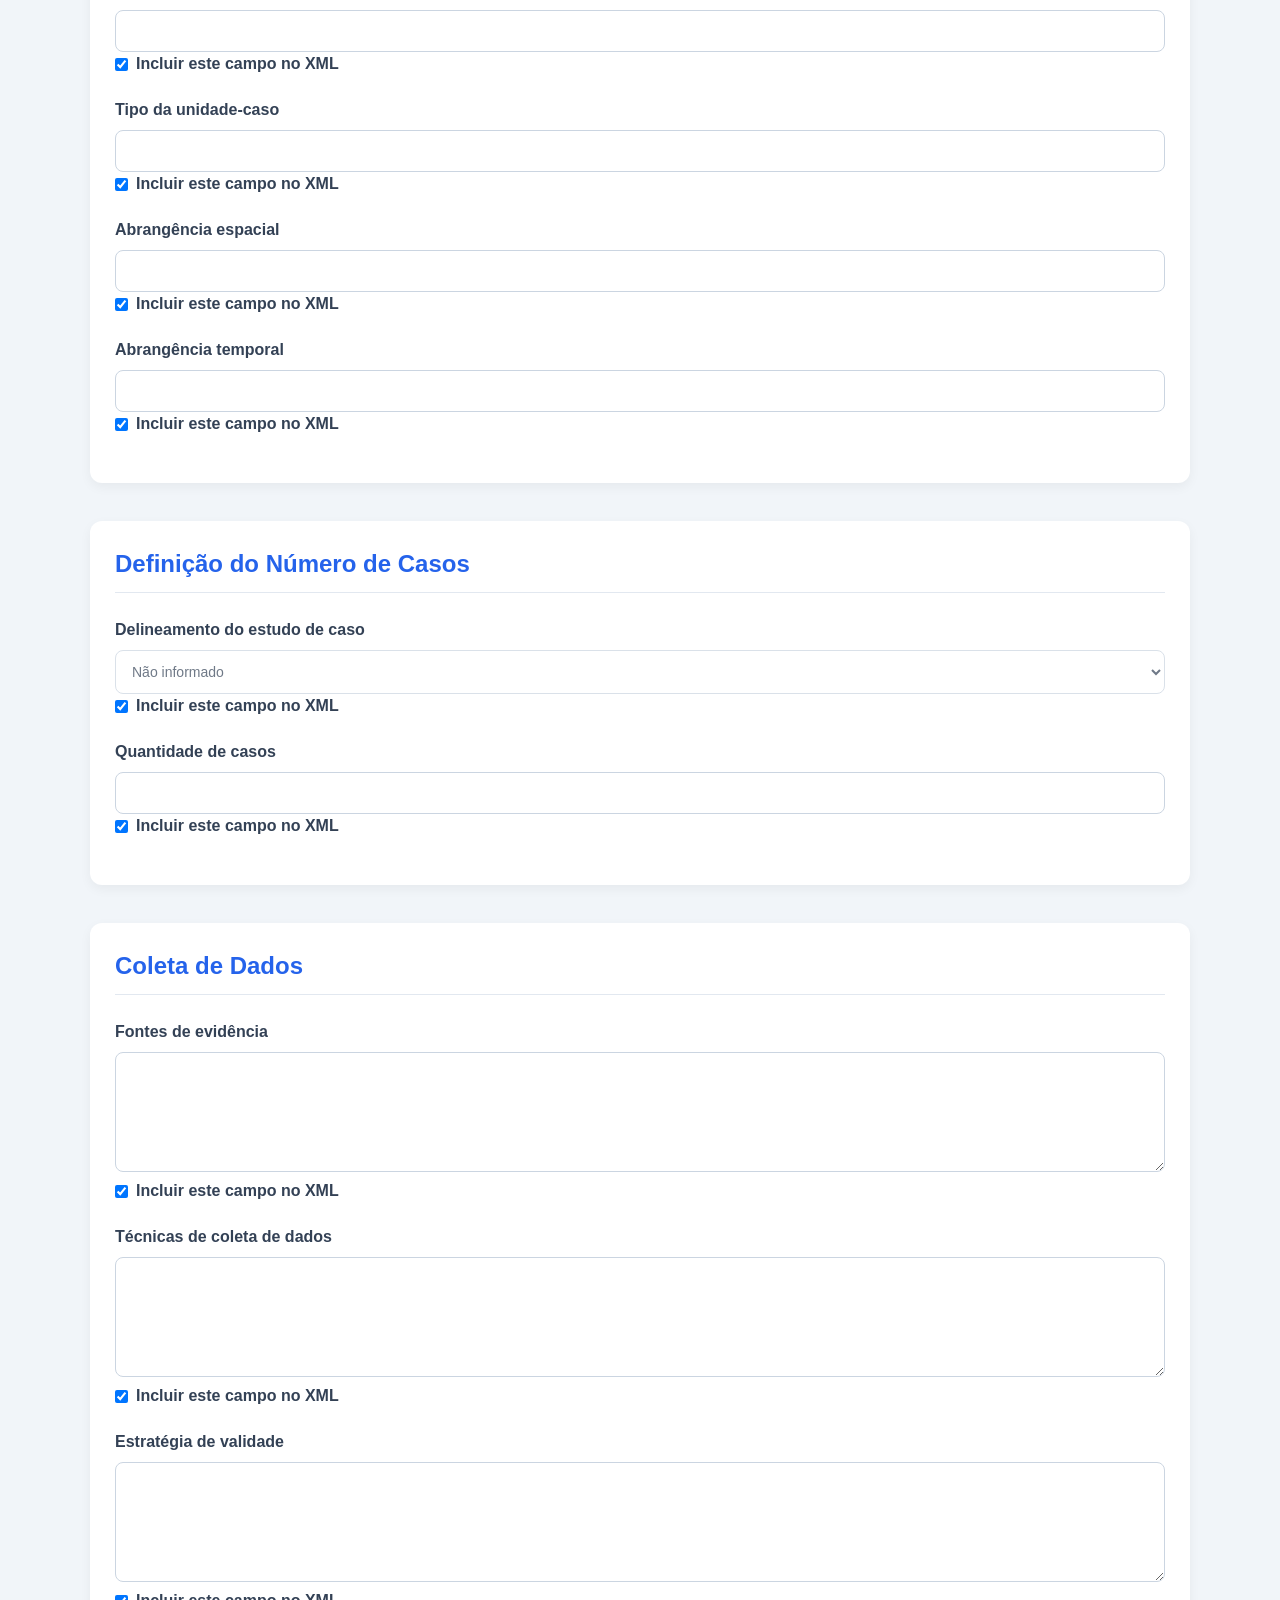
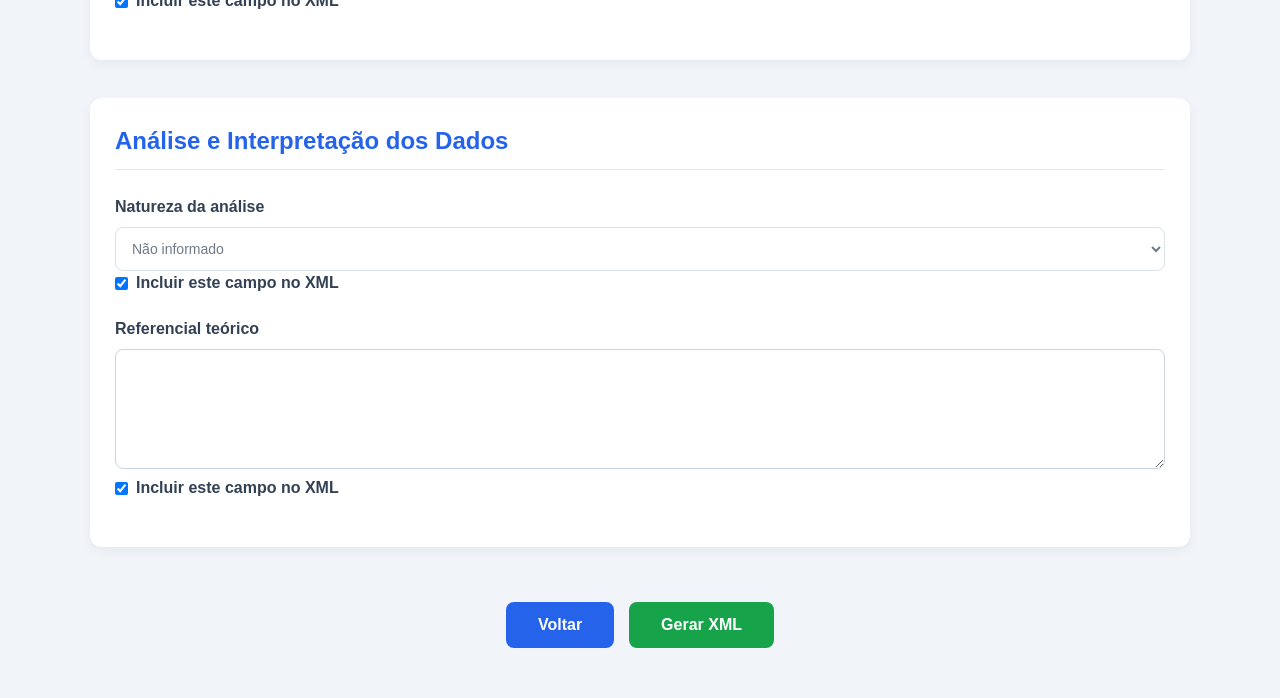
<file: respostas.html>
<!DOCTYPE html>
<html lang="pt-BR">

<head>

    <meta charset="UTF-8">

    <title>Revisão dos Metadados</title>

    <link rel="stylesheet" href="css/styles.css">

    <script src="js/respostas.js" defer></script>

</head>

<body>

<div class="container">

    <header>

        <h1>Revisão dos Metadados</h1>

        <p>
            Confira os dados antes de gerar o XML.
        </p>

    </header>

    <div id="campos"></div>

    <div class="actions">

        <button id="voltarFormulario" onclick="history.back()">
            Voltar
        </button>

        <button id="generateXML">
            Gerar XML
        </button>

    </div>

</div>

</body>

</html>
</file>
<file: css/styles.css>
* {
    margin: 0;
    padding: 0;
    box-sizing: border-box;
    font-family: "Segoe UI", sans-serif;
}

/* ================================= */
/* BODY */
/* ================================= */

body {
    background: #f1f5f9;
    margin: 0;
    padding: 0;
    color: #334155;
    line-height: 1.5;
}

/* ================================= */
/* MENU LATERAL */
/* ================================= */

.sidebar {
    position: fixed;
    left: 0;
    top: 0;
    width: 250px;
    height: 100vh;
    background: #1e293b;
    box-shadow: 2px 0 10px rgba(0, 0, 0, .1);
    z-index: 1000;
}

.sidebar h2 {
    color: white;
    text-align: center;
    padding: 25px 15px;
    border-bottom: 1px solid rgba(255, 255, 255, .1);
}

.sidebar a {
    display: flex;
    align-items: center;
    gap: 12px;
    color: white;
    text-decoration: none;
    padding: 16px 24px;
    transition: background .3s;
}

.sidebar a:hover {
    background: #334155;
}

.sidebar a.active {
    background: #2563eb;
}

/* ================================= */
/* CONTEÚDO PRINCIPAL */
/* ================================= */

.main-content {
    margin-left: 250px;
    padding: 40px 30px;
}

.container {
    width: min(100% - 32px, 1100px);
    margin: 35px auto;
}

/* ================================= */
/* CABEÇALHO */
/* ================================= */

header {
    text-align: center;
    margin-bottom: 30px;
}

header h1 {
    color: #2563eb;
    margin-bottom: 10px;
    font-size: clamp(1.6rem, 3vw, 2rem);
}

header p {
    color: #64748b;
}

/* ================================= */
/* CARDS */
/* ================================= */

.card {
    background: white;
    border-radius: 12px;
    padding: 25px;
    margin-bottom: 20px;
    box-shadow: 0 4px 12px rgba(0, 0, 0, .05);
}

.card h2 {
    color: #2563eb;
    margin-bottom: 25px;
    border-bottom: 1px solid #e2e8f0;
    padding-bottom: 10px;
}

.card p {
    color: #334155;
    line-height: 1.8;
    text-align: justify;
}

/* ================================= */
/* CAMPOS DO FORMULÁRIO */
/* ================================= */

.field {
    margin-bottom: 22px;
}

.field > label {
    display: flex;
    align-items: center;
    gap: 8px;
    font-weight: 600;
    margin-bottom: 8px;
}

.field input:not([type="checkbox"]),
.field select,
.field textarea {
    width: 100%;
    padding: 12px;
    border: 1px solid #cbd5e1;
    border-radius: 8px;
    font-size: 14px;
    background: white;
    color: #334155;
}

.field textarea {
    min-height: 120px;
    resize: vertical;
}

.field input:focus,
.field select:focus,
.field textarea:focus {
    outline: none;
    border-color: #2563eb;
    box-shadow: 0 0 0 3px rgba(37, 99, 235, .15);
}

/* ================================= */
/* BOTÕES */
/* ================================= */

.actions {
    display: flex;
    justify-content: center;
    gap: 15px;
    flex-wrap: wrap;
    margin-top: 35px;
    margin-bottom: 50px;
}

.actions button {
    border: none;
    padding: 14px 32px;
    border-radius: 8px;
    cursor: pointer;
    font-size: 16px;
    font-weight: 600;
    transition: background .3s, transform .3s;
    display: flex;
    align-items: center;
    justify-content: center;
    gap: 10px;
}

#verRespostas,
#voltarFormulario {
    background: #2563eb;
    color: white;
}

#verRespostas:hover,
#voltarFormulario:hover {
    background: #1d4ed8;
    transform: translateY(-2px);
}

#generateXML {
    background: #16a34a;
    color: white;
}

#generateXML:hover {
    background: #15803d;
    transform: translateY(-2px);
}

.actions button:focus-visible {
    outline: 3px solid #93c5fd;
    outline-offset: 3px;
}

/* ================================= */
/* TOOLTIP */
/* ================================= */

.tooltip {
    position: relative;
    color: #2563eb;
    cursor: pointer;
}

.tooltip i {
    font-size: 14px;
}

.tooltip-text {
    visibility: hidden;
    opacity: 0;
    position: absolute;
    width: 260px;
    max-width: 80vw;
    background: #1e293b;
    color: white;
    text-align: left;
    padding: 10px;
    border-radius: 8px;
    font-size: 13px;
    font-weight: normal;
    left: 50%;
    bottom: 140%;
    transform: translateX(-50%);
    transition: opacity .3s;
    z-index: 999;
}

.tooltip:hover .tooltip-text,
.tooltip:focus-within .tooltip-text {
    visibility: visible;
    opacity: 1;
}

/* ================================= */
/* REVISÃO DOS METADADOS */
/* ================================= */

#campos {
    display: flex;
    flex-direction: column;
    gap: 18px;
}

.campo-revisao {
    background: white;
    border: 1px solid #e2e8f0;
    border-radius: 12px;
    padding: 20px;
    box-shadow: 0 4px 12px rgba(0, 0, 0, .04);
    transition: border-color .2s, box-shadow .2s;
}

.campo-revisao:focus-within {
    border-color: #93c5fd;
    box-shadow: 0 4px 14px rgba(37, 99, 235, .08);
}

/* Rótulo do nome do metadado */
.campo-revisao > label:first-child {
    display: block;
    color: #1e293b;
    font-weight: 600;
    margin-bottom: 10px;
}

/* Área que exibe o valor preenchido */
.campo-revisao textarea {
    display: block;
    width: 100%;
    min-height: 65px;
    padding: 12px;
    resize: vertical;
    background: #f8fafc;
    color: #475569;
    border: 1px solid #cbd5e1;
    border-radius: 8px;
    font-size: 14px;
    line-height: 1.6;
}

.campo-revisao textarea:focus {
    outline: none;
    border-color: #94a3b8;
    box-shadow: none;
}

/* Linha da caixa de seleção */
.campo-revisao .selecao-xml {
    display: flex;
    align-items: center;
    justify-content: flex-start;
    gap: 10px;
    margin-top: 14px;
    margin-bottom: 0;
    color: #475569;
    font-size: 14px;
    font-weight: 500;
    cursor: pointer;
}

/* A caixa não deve ocupar 100% da largura */
.campo-revisao .selecao-xml input[type="checkbox"] {
    appearance: auto;
    -webkit-appearance: checkbox;
    flex: 0 0 17px;
    width: 17px;
    height: 17px;
    margin: 0;
    padding: 0;
    accent-color: #2563eb;
    cursor: pointer;
    box-shadow: none;
}

/* Destaque visual para metadados desmarcados */
.campo-revisao .selecao-xml:has(input:not(:checked)) {
    color: #64748b;
}

.campo-revisao .selecao-xml input:focus-visible {
    outline: 2px solid #2563eb;
    outline-offset: 3px;
}

/* ================================= */
/* COMPATIBILIDADE COM REVISÃO ANTIGA */
/* ================================= */

.review-container {
    background: white;
    padding: 25px;
    border-radius: 12px;
    box-shadow: 0 4px 12px rgba(0, 0, 0, .05);
    margin-bottom: 20px;
}

.review-container h2 {
    color: #2563eb;
    margin-bottom: 20px;
}

.review-field {
    margin-bottom: 20px;
}

.review-field > label {
    display: block;
    margin-bottom: 6px;
    font-weight: 600;
    color: #334155;
}

.review-field textarea {
    min-height: 80px;
}

/* ================================= */
/* AJUDA */
/* ================================= */

.help-list {
    margin-left: 25px;
    margin-top: 15px;
}

.help-list li {
    margin-bottom: 12px;
    line-height: 1.8;
}

.help-table {
    width: 100%;
    border-collapse: collapse;
    margin-top: 20px;
    font-size: 14px;
}

.help-table th {
    background: #2563eb;
    color: white;
    padding: 12px;
    text-align: left;
}

.help-table td {
    border: 1px solid #e2e8f0;
    padding: 10px;
    vertical-align: top;
}

.help-table tr:nth-child(even) {
    background: #f8fafc;
}

.help-table tr:hover {
    background: #eff6ff;
}

/* ================================= */
/* RESPONSIVIDADE */
/* ================================= */

@media (max-width: 768px) {
    .sidebar {
        width: 100%;
        height: auto;
        position: relative;
    }

    .main-content {
        margin-left: 0;
        padding: 20px 16px;
    }

    .container {
        width: calc(100% - 24px);
        margin: 24px auto;
    }

    .card,
    .review-container {
        padding: 18px;
    }

    .actions {
        flex-direction: column;
        gap: 12px;
    }

    .actions button {
        width: 100%;
    }

    .tooltip-text {
        width: 220px;
    }

    .help-table {
        display: block;
        overflow-x: auto;
        white-space: nowrap;
    }
}

@media (max-width: 420px) {
    .campo-revisao {
        padding: 15px;
    }

    .campo-revisao textarea {
        font-size: 13px;
    }

    .campo-revisao .selecao-xml {
        font-size: 13px;
    }
}
</file>
